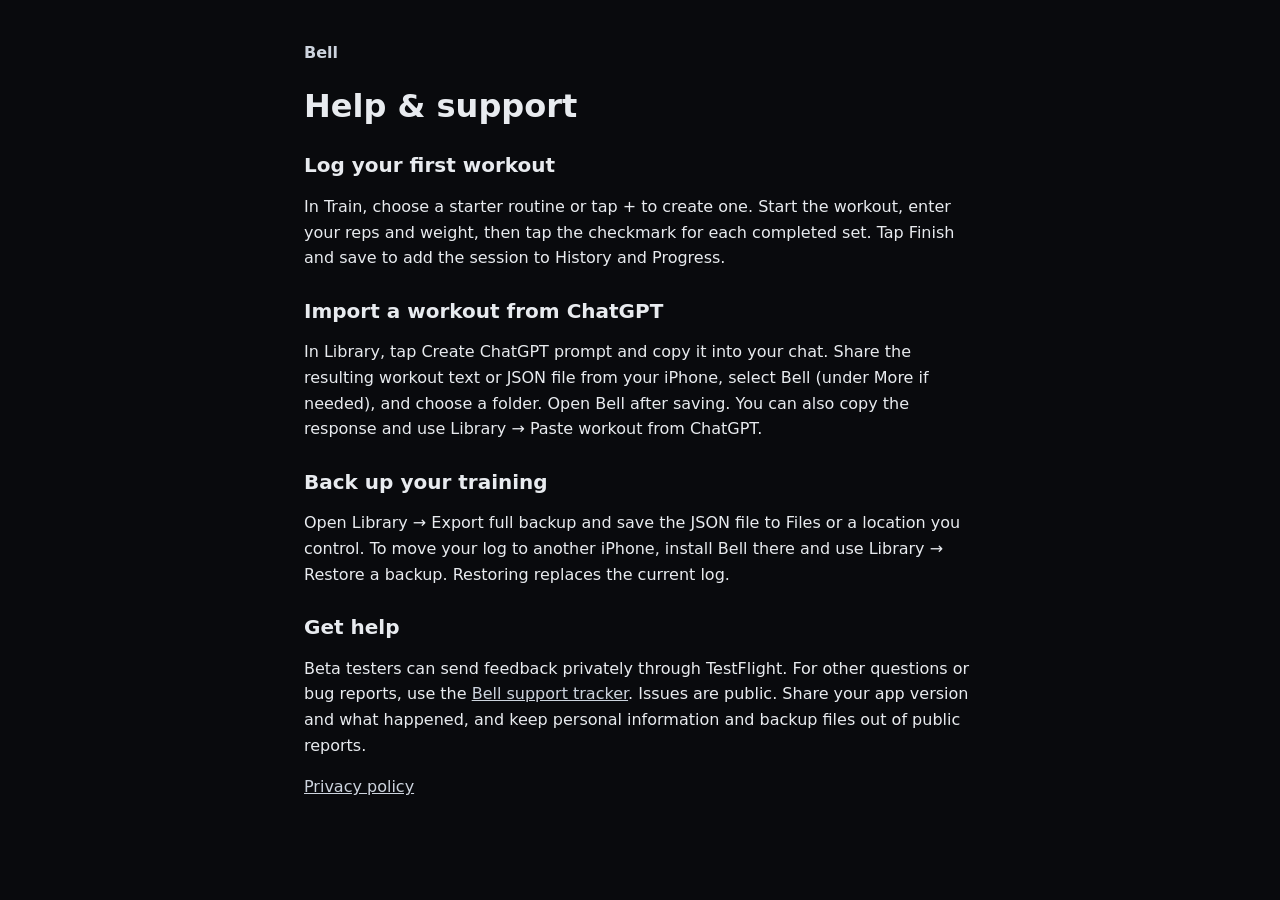
<file: index.html>
<!doctype html>
<html lang="en">
<head>
  <meta charset="utf-8">
  <meta name="viewport" content="width=device-width, initial-scale=1">
  <title>Bell Support</title>
  <link rel="stylesheet" href="style.css">
</head>
<body>
  <main>
    <p class="brand">Bell</p>
    <h1>Help &amp; support</h1>
    <h2>Log your first workout</h2>
    <p>In Train, choose a starter routine or tap + to create one. Start the workout, enter your reps and weight, then tap the checkmark for each completed set. Tap Finish and save to add the session to History and Progress.</p>
    <h2>Import a workout from ChatGPT</h2>
    <p>In Library, tap Create ChatGPT prompt and copy it into your chat. Share the resulting workout text or JSON file from your iPhone, select Bell (under More if needed), and choose a folder. Open Bell after saving. You can also copy the response and use Library → Paste workout from ChatGPT.</p>
    <h2>Back up your training</h2>
    <p>Open Library → Export full backup and save the JSON file to Files or a location you control. To move your log to another iPhone, install Bell there and use Library → Restore a backup. Restoring replaces the current log.</p>
    <h2>Get help</h2>
    <p>Beta testers can send feedback privately through TestFlight. For other questions or bug reports, use the <a href="https://github.com/OliverTaylor246/forge-workouts-support/issues">Bell support tracker</a>. Issues are public. Share your app version and what happened, and keep personal information and backup files out of public reports.</p>
    <p><a href="privacy/">Privacy policy</a></p>
  </main>
</body>
</html>
</file>
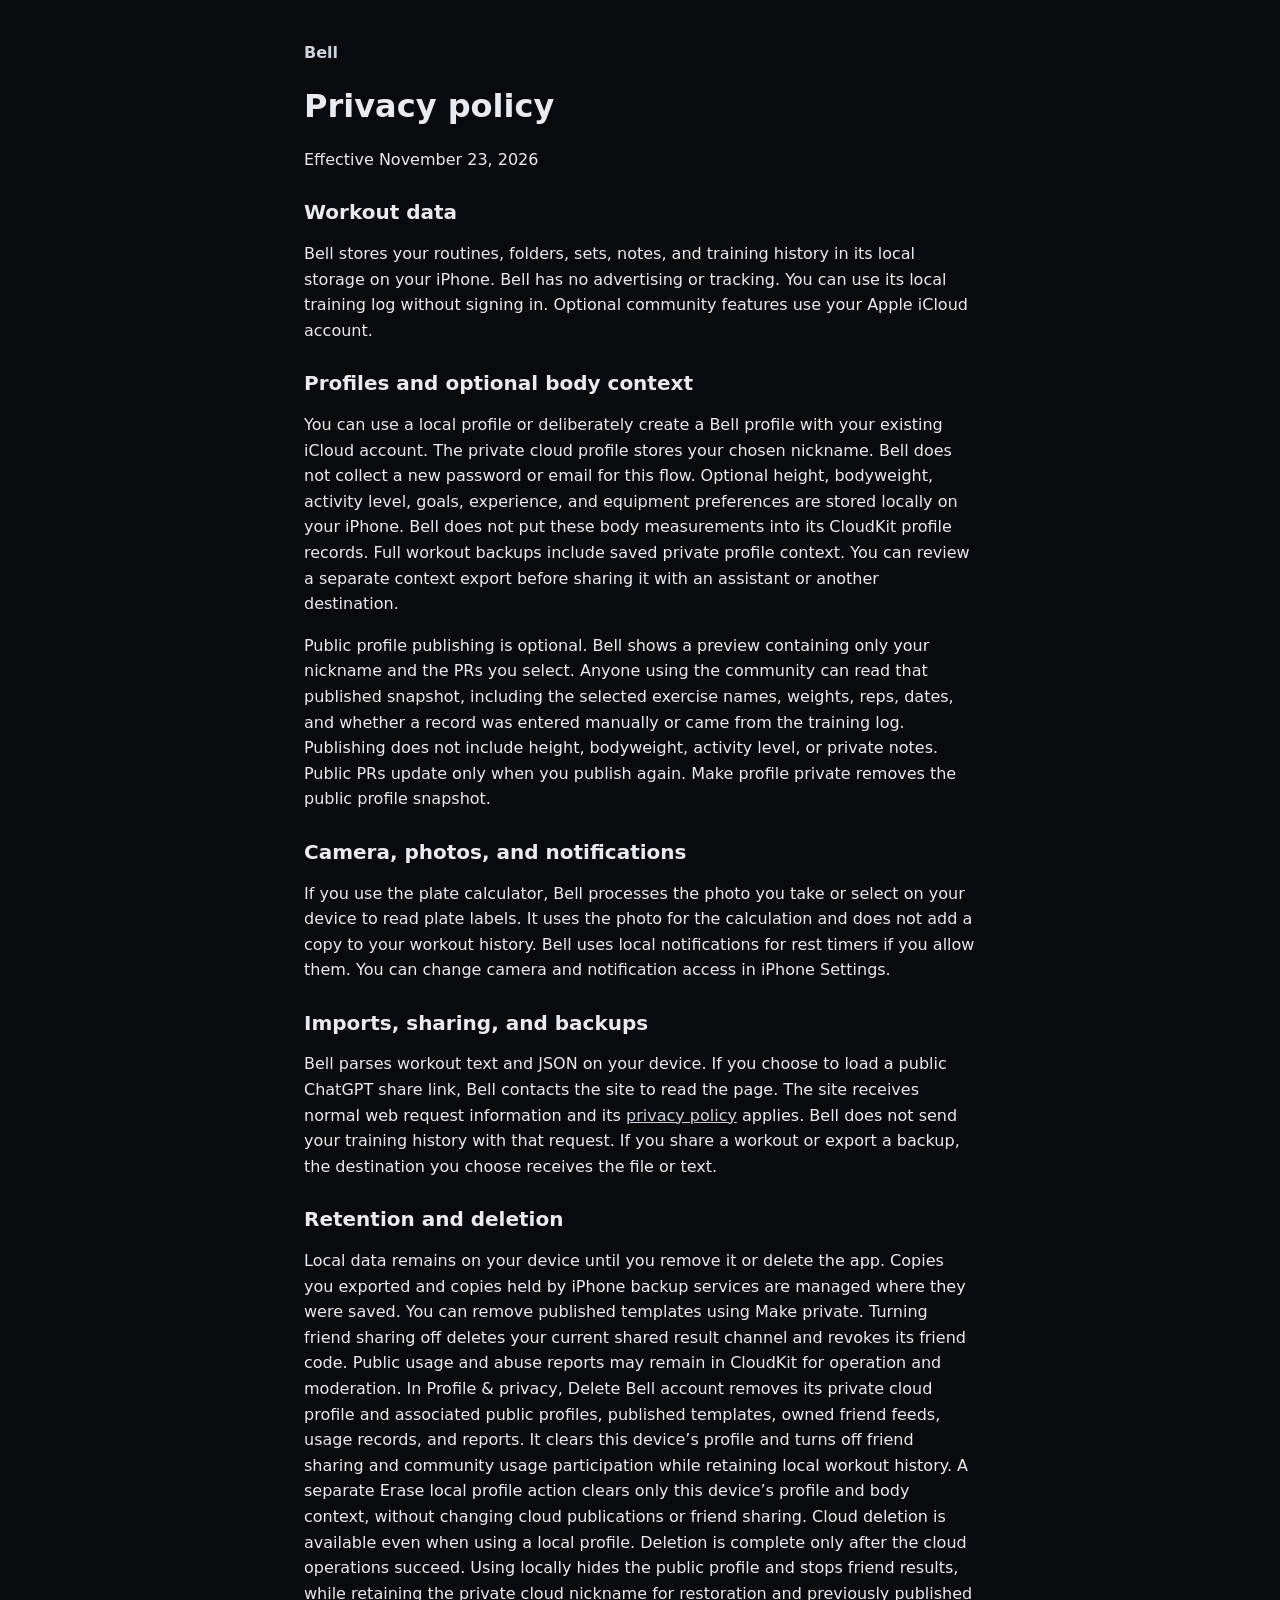
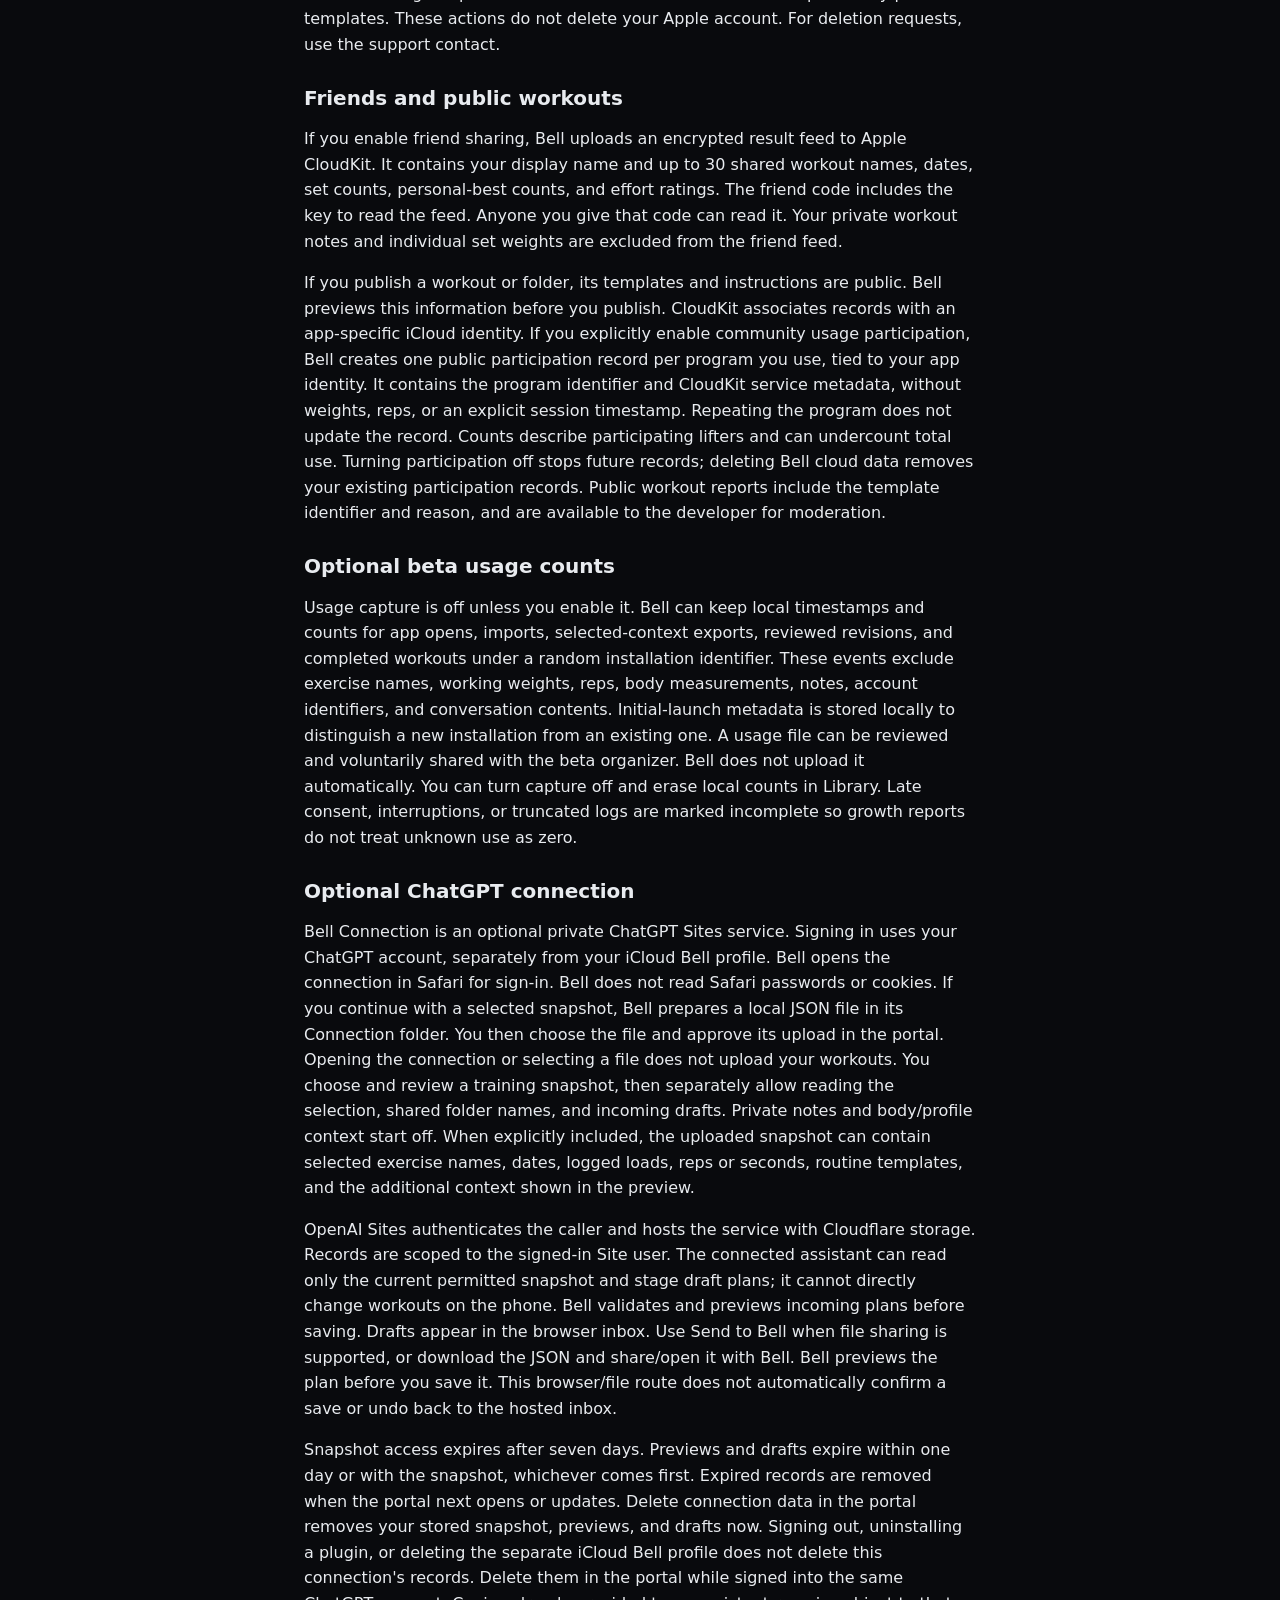
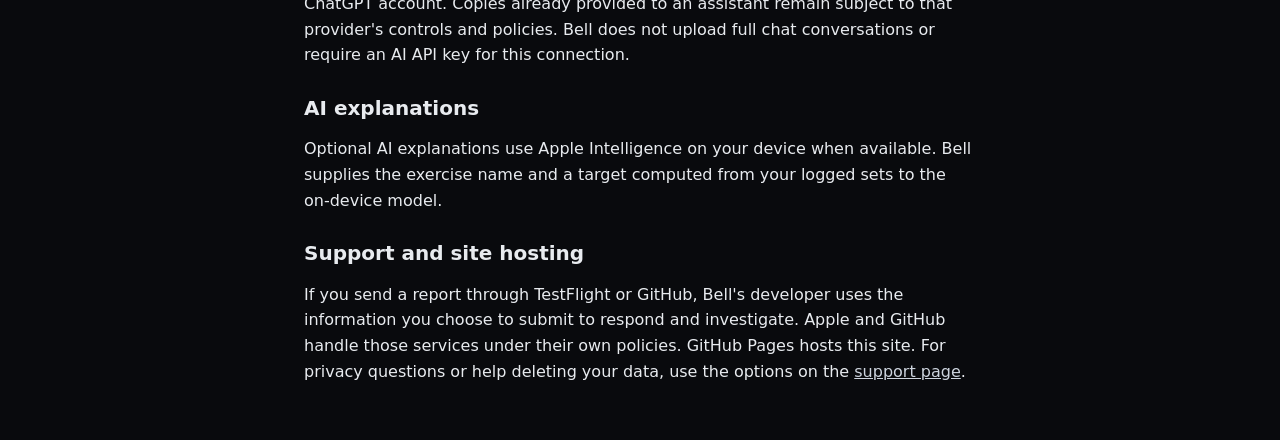
<file: privacy/index.html>
<!doctype html>
<html lang="en">
<head>
  <meta charset="utf-8">
  <meta name="viewport" content="width=device-width, initial-scale=1">
  <title>Bell Privacy Policy</title>
  <link rel="stylesheet" href="../style.css">
</head>
<body>
  <main>
    <p class="brand">Bell</p>
    <h1>Privacy policy</h1>
    <p>Effective November 23, 2026</p>
    <h2>Workout data</h2>
    <p>Bell stores your routines, folders, sets, notes, and training history in its local storage on your iPhone. Bell has no advertising or tracking. You can use its local training log without signing in. Optional community features use your Apple iCloud account.</p>
    <h2>Profiles and optional body context</h2>
    <p>You can use a local profile or deliberately create a Bell profile with your existing iCloud account. The private cloud profile stores your chosen nickname. Bell does not collect a new password or email for this flow. Optional height, bodyweight, activity level, goals, experience, and equipment preferences are stored locally on your iPhone. Bell does not put these body measurements into its CloudKit profile records. Full workout backups include saved private profile context. You can review a separate context export before sharing it with an assistant or another destination.</p>
    <p>Public profile publishing is optional. Bell shows a preview containing only your nickname and the PRs you select. Anyone using the community can read that published snapshot, including the selected exercise names, weights, reps, dates, and whether a record was entered manually or came from the training log. Publishing does not include height, bodyweight, activity level, or private notes. Public PRs update only when you publish again. Make profile private removes the public profile snapshot.</p>
    <h2>Camera, photos, and notifications</h2>
    <p>If you use the plate calculator, Bell processes the photo you take or select on your device to read plate labels. It uses the photo for the calculation and does not add a copy to your workout history. Bell uses local notifications for rest timers if you allow them. You can change camera and notification access in iPhone Settings.</p>
    <h2>Imports, sharing, and backups</h2>
    <p>Bell parses workout text and JSON on your device. If you choose to load a public ChatGPT share link, Bell contacts the site to read the page. The site receives normal web request information and its <a href="https://openai.com/policies/privacy-policy/">privacy policy</a> applies. Bell does not send your training history with that request. If you share a workout or export a backup, the destination you choose receives the file or text.</p>
    <h2>Retention and deletion</h2>
    <p>Local data remains on your device until you remove it or delete the app. Copies you exported and copies held by iPhone backup services are managed where they were saved. You can remove published templates using Make private. Turning friend sharing off deletes your current shared result channel and revokes its friend code. Public usage and abuse reports may remain in CloudKit for operation and moderation. In Profile &amp; privacy, Delete Bell account removes its private cloud profile and associated public profiles, published templates, owned friend feeds, usage records, and reports. It clears this device’s profile and turns off friend sharing and community usage participation while retaining local workout history. A separate Erase local profile action clears only this device’s profile and body context, without changing cloud publications or friend sharing. Cloud deletion is available even when using a local profile. Deletion is complete only after the cloud operations succeed. Using locally hides the public profile and stops friend results, while retaining the private cloud nickname for restoration and previously published templates. These actions do not delete your Apple account. For deletion requests, use the support contact.</p>
    <h2>Friends and public workouts</h2>
    <p>If you enable friend sharing, Bell uploads an encrypted result feed to Apple CloudKit. It contains your display name and up to 30 shared workout names, dates, set counts, personal-best counts, and effort ratings. The friend code includes the key to read the feed. Anyone you give that code can read it. Your private workout notes and individual set weights are excluded from the friend feed.</p>
    <p>If you publish a workout or folder, its templates and instructions are public. Bell previews this information before you publish. CloudKit associates records with an app-specific iCloud identity. If you explicitly enable community usage participation, Bell creates one public participation record per program you use, tied to your app identity. It contains the program identifier and CloudKit service metadata, without weights, reps, or an explicit session timestamp. Repeating the program does not update the record. Counts describe participating lifters and can undercount total use. Turning participation off stops future records; deleting Bell cloud data removes your existing participation records. Public workout reports include the template identifier and reason, and are available to the developer for moderation.</p>
    <h2>Optional beta usage counts</h2>
    <p>Usage capture is off unless you enable it. Bell can keep local timestamps and counts for app opens, imports, selected-context exports, reviewed revisions, and completed workouts under a random installation identifier. These events exclude exercise names, working weights, reps, body measurements, notes, account identifiers, and conversation contents. Initial-launch metadata is stored locally to distinguish a new installation from an existing one. A usage file can be reviewed and voluntarily shared with the beta organizer. Bell does not upload it automatically. You can turn capture off and erase local counts in Library. Late consent, interruptions, or truncated logs are marked incomplete so growth reports do not treat unknown use as zero.</p>
    <h2>Optional ChatGPT connection</h2>
    <p>Bell Connection is an optional private ChatGPT Sites service. Signing in uses your ChatGPT account, separately from your iCloud Bell profile. Bell opens the connection in Safari for sign-in. Bell does not read Safari passwords or cookies. If you continue with a selected snapshot, Bell prepares a local JSON file in its Connection folder. You then choose the file and approve its upload in the portal. Opening the connection or selecting a file does not upload your workouts. You choose and review a training snapshot, then separately allow reading the selection, shared folder names, and incoming drafts. Private notes and body/profile context start off. When explicitly included, the uploaded snapshot can contain selected exercise names, dates, logged loads, reps or seconds, routine templates, and the additional context shown in the preview.</p>
    <p>OpenAI Sites authenticates the caller and hosts the service with Cloudflare storage. Records are scoped to the signed-in Site user. The connected assistant can read only the current permitted snapshot and stage draft plans; it cannot directly change workouts on the phone. Bell validates and previews incoming plans before saving. Drafts appear in the browser inbox. Use Send to Bell when file sharing is supported, or download the JSON and share/open it with Bell. Bell previews the plan before you save it. This browser/file route does not automatically confirm a save or undo back to the hosted inbox.</p>
    <p>Snapshot access expires after seven days. Previews and drafts expire within one day or with the snapshot, whichever comes first. Expired records are removed when the portal next opens or updates. Delete connection data in the portal removes your stored snapshot, previews, and drafts now. Signing out, uninstalling a plugin, or deleting the separate iCloud Bell profile does not delete this connection's records. Delete them in the portal while signed into the same ChatGPT account. Copies already provided to an assistant remain subject to that provider's controls and policies. Bell does not upload full chat conversations or require an AI API key for this connection.</p>
    <h2>AI explanations</h2>
    <p>Optional AI explanations use Apple Intelligence on your device when available. Bell supplies the exercise name and a target computed from your logged sets to the on-device model.</p>
    <h2>Support and site hosting</h2>
    <p>If you send a report through TestFlight or GitHub, Bell's developer uses the information you choose to submit to respond and investigate. Apple and GitHub handle those services under their own policies. GitHub Pages hosts this site. For privacy questions or help deleting your data, use the options on the <a href="../">support page</a>.</p>
  </main>
</body>
</html>
</file>
<file: style.css>
:root {
  color-scheme: dark;
  color: #e8ebef;
  background: #090a0d;
  font-family: system-ui, sans-serif;
  line-height: 1.6;
}

body {
  margin: 0;
}

main {
  max-width: 42rem;
  margin: 0 auto;
  padding: 2.5rem 1.25rem;
}

h1, h2 {
  line-height: 1.2;
}

h2 {
  margin-top: 1.75rem;
  font-size: 1.25rem;
}

a, .brand {
  color: #cdd4de;
}

.brand {
  margin: 0;
  font-weight: 700;
}
</file>
